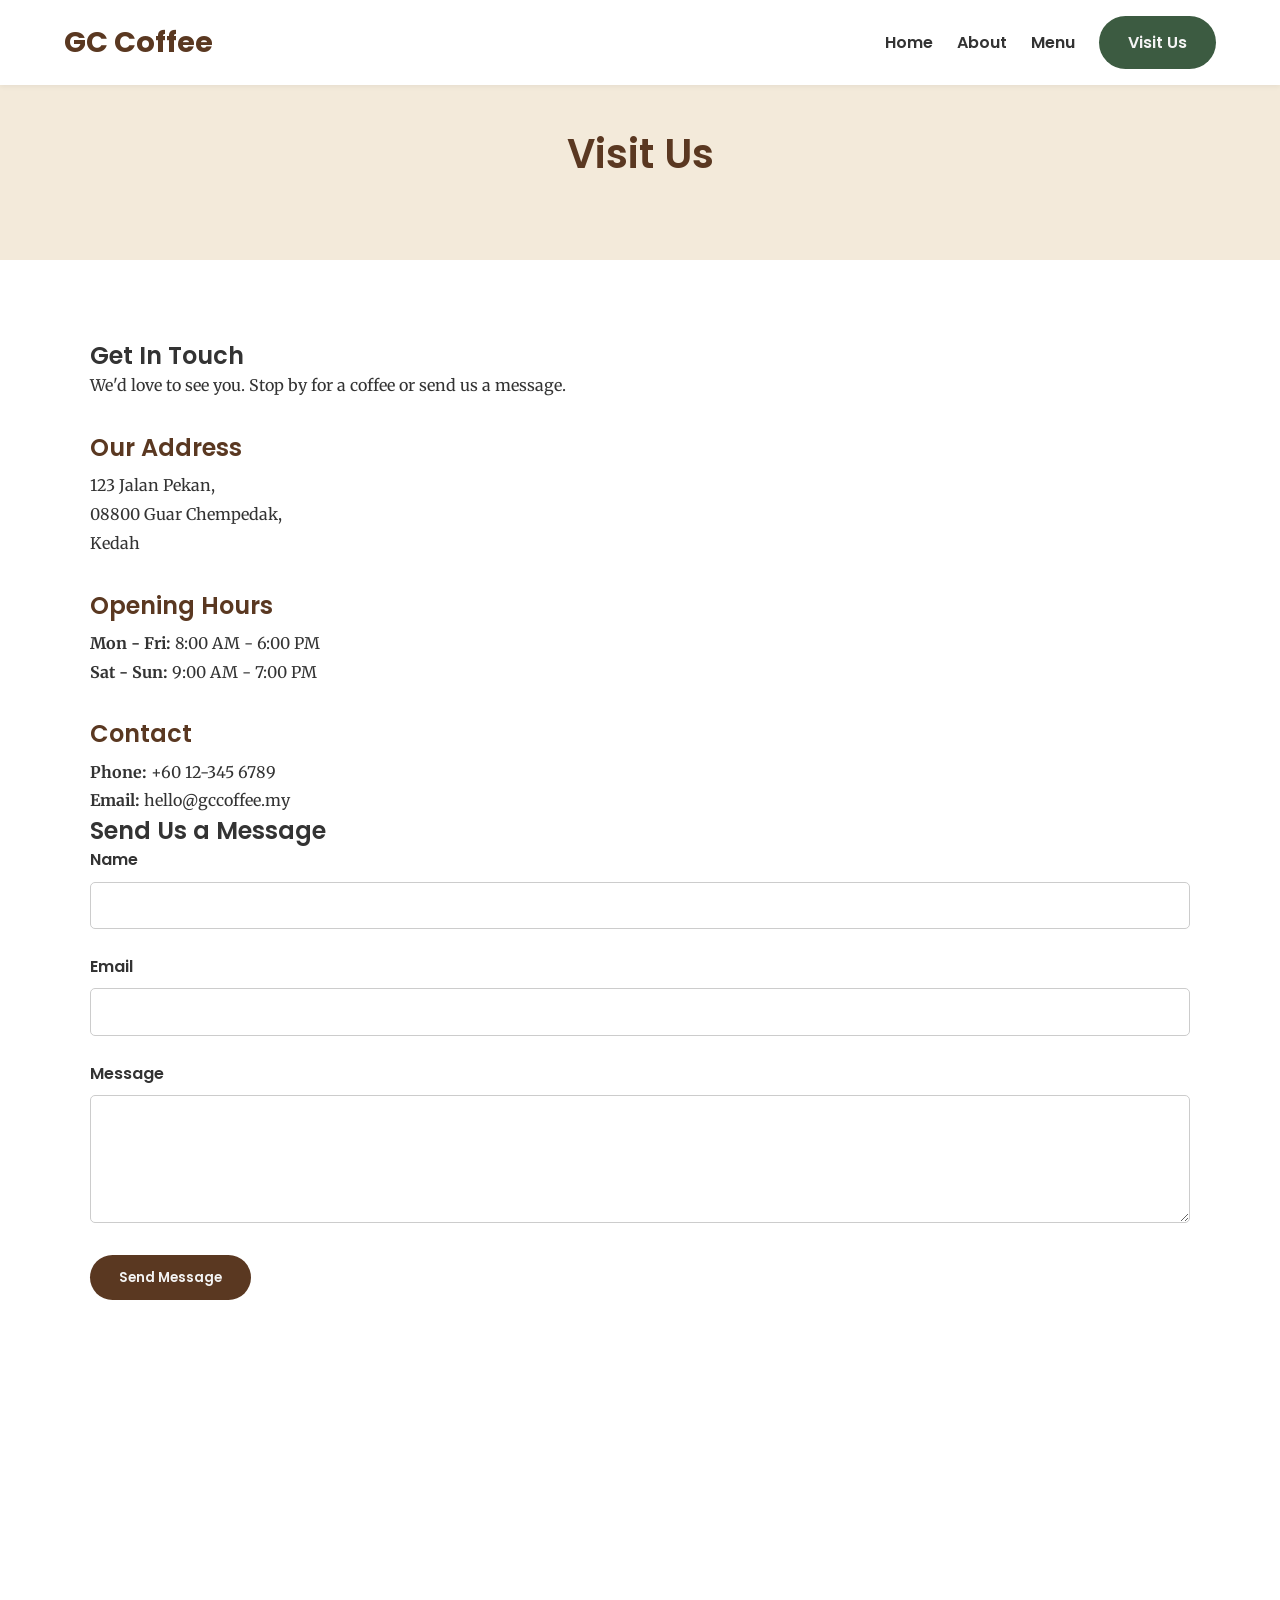
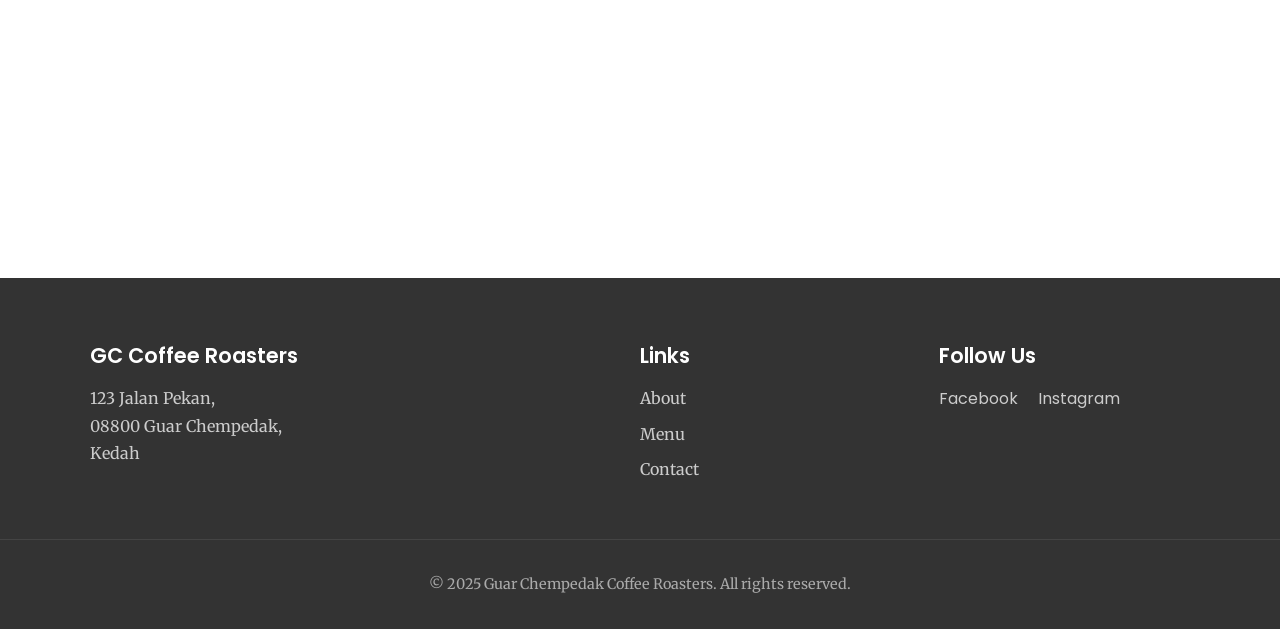
<file: Assignment 1/contact.html>
<!DOCTYPE html>
<html lang="en">
<head>
    <meta charset="UTF-8">
    <meta name="viewport" content="width=device-width, initial-scale=1.0">
    <title>Contact Us - GC Coffee Roasters</title>
    <meta name="description" content="Find our location, opening hours, and contact details. Visit us in Guar Chempedak.">
    <link rel="stylesheet" href="style.css">
    <link rel="preconnect" href="https://fonts.googleapis.com">
    <link rel="preconnect" href="https://fonts.gstatic.com" crossorigin>
    <link href="https://fonts.googleapis.com/css2?family=Merriweather:wght@400;700&family=Poppins:wght@400;600;700&display=swap" rel="stylesheet">
</head>
<body>

    <!-- Header & Navigation Bar -->
    <header>
        <nav class="navbar">
            <a href="index.html" class="nav-logo">GC Coffee</a>
            <ul class="nav-menu">
                <li class="nav-item"><a href="index.html" class="nav-link">Home</a></li>
                <li class="nav-item"><a href="about.html" class="nav-link">About</a></li>
                <li class="nav-item"><a href="menu.html" class="nav-link">Menu</a></li>
                <li class="nav-item"><a href="contact.html" class="nav-link btn active">Visit Us</a></li>
            </ul>
            <div class="hamburger">
                <span class="bar"></span>
                <span class="bar"></span>
                <span class="bar"></span>
            </div>
        </nav>
    </header>

    <main>
        <!-- Page Header -->
        <section class="section page-header">
            <div class="container">
                <h1 class="section-title text-center">Visit Us</h1>
            </div>
        </section>

        <!-- Contact Section -->
        <section class="section">
            <div class="container contact-grid">
                <!-- Contact Info -->
                <div class="contact-info">
                    <h2>Get In Touch</h2>
                    <p>We'd love to see you. Stop by for a coffee or send us a message.</p>
                    
                    <h3>Our Address</h3>
                    <p>123 Jalan Pekan, <br>08800 Guar Chempedak, <br>Kedah</p>
                    
                    <h3>Opening Hours</h3>
                    <p>
                        <strong>Mon - Fri:</strong> 8:00 AM - 6:00 PM<br>
                        <strong>Sat - Sun:</strong> 9:00 AM - 7:00 PM
                    </p>

                    <h3>Contact</h3>
                    <p>
                        <strong>Phone:</strong> +60 12-345 6789<br>
                        <strong>Email:</strong> hello@gccoffee.my
                    </p>
                </div>

                <!-- Contact Form -->
                <div class="contact-form">
                    <h2>Send Us a Message</h2>
                    <form action="#" method="POST">
                        <!-- Note: This form is for display. Vercel requires a backend or service (like Formspree) to make it work. -->
                        <div class="form-group">
                            <label for="name">Name</label>
                            <input type="text" id="name" name="name" required>
                        </div>
                        <div class="form-group">
                            <label for="email">Email</label>
                            <input type="email" id="email" name="email" required>
                        </div>
                        <div class="form-group">
                            <label for="message">Message</label>
                            <textarea id="message" name="message" rows="5" required></textarea>
                        </div>
                        <button type="submit" class="btn btn-primary">Send Message</button>
                    </form>
                </div>
            </div>
        </section>

        <!-- Map Section -->
        <section class="map-section">
            <iframe 
                src="https://www.google.com/maps/embed?pb=!1m18!1m12!1m3!1d15878.93517173719!2d100.4721344274983!3d5.898822030065799!2m3!1f0!2f0!3f0!3m2!1i1024!2i768!4f13.1!3m3!1m2!1s0x304b0dee123d6b0f%3A0x1d36c1d1d8f78f36!2sGuar%20Chempedak%2C%20Kedah!5e0!3m2!1sen!2smy!4v1678888888888!5m2!1sen!2smy" 
                width="100%" 
                height="450" 
                style="border:0;" 
                allowfullscreen="" 
                loading="lazy" 
                referrerpolicy="no-referrer-when-downgrade"
                title="Location of Guar Chempedak">
            </iframe>
        </section>

    </main>

    <!-- Footer -->
    <footer class="footer">
        <div class="container grid grid-footer">
            <div>
                <h4 class="footer-title">GC Coffee Roasters</h4>
                <p>123 Jalan Pekan, <br>08800 Guar Chempedak, <br>Kedah</p>
            </div>
            <div>
                <h4 class="footer-title">Links</h4>
                <ul>
                    <li><a href="about.html">About</a></li>
                    <li><a href="menu.html">Menu</a></li>
                    <li><a href="contact.html">Contact</a></li>
                </ul>
            </div>
            <div>
                <h4 class="footer-title">Follow Us</h4>
                <a href="#" class="social-link">Facebook</a>
                <a href="#" class="social-link">Instagram</a>
            </div>
        </div>
        <div class="footer-bottom">
            <p>&copy; 2025 Guar Chempedak Coffee Roasters. All rights reserved.</p>
        </div>
    </footer>

    <script src="app.js"></script>
</body>
</html>
</file>
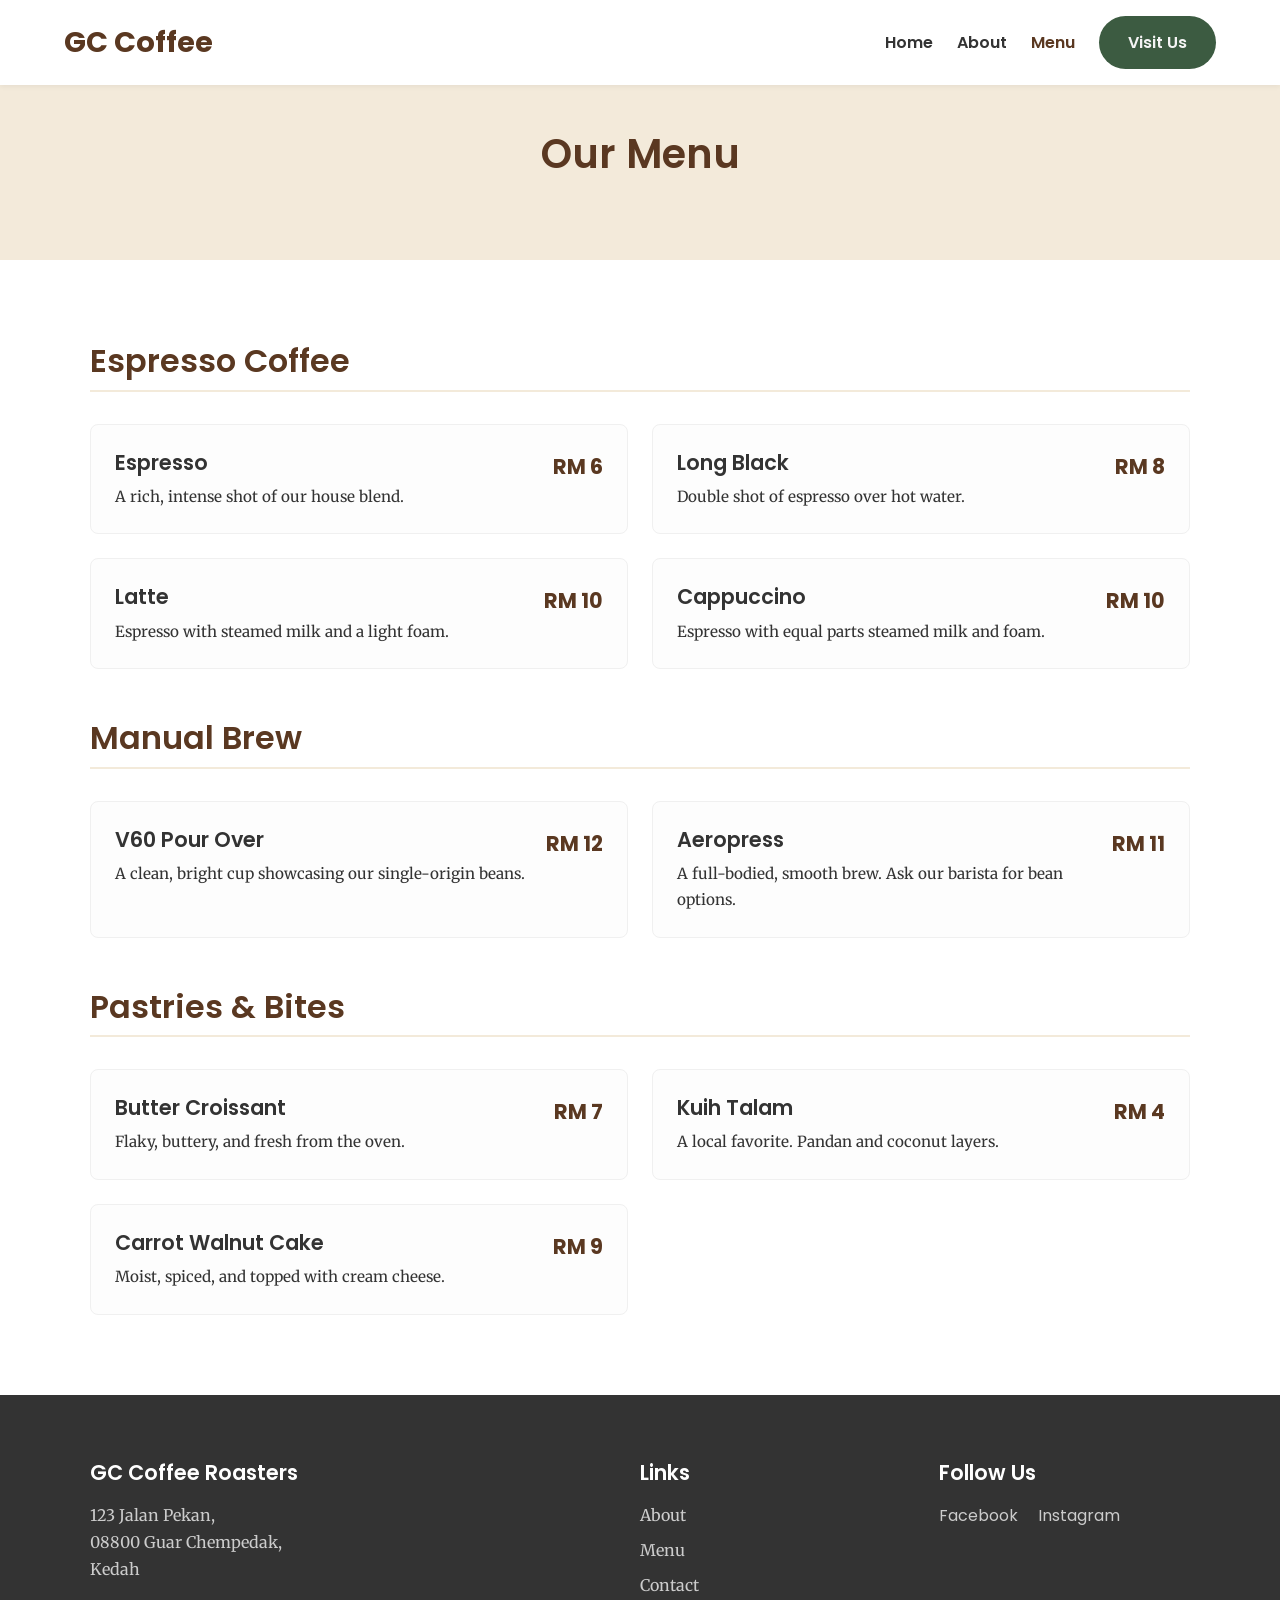
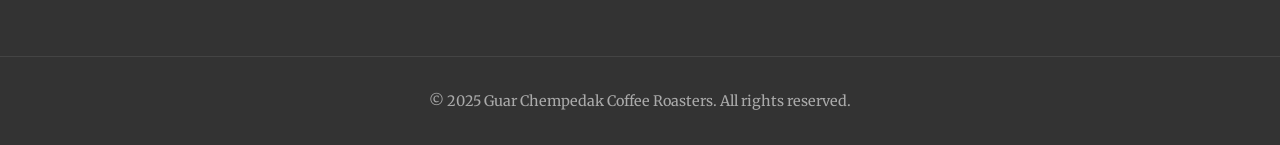
<file: Assignment 1/menu.html>
<!DOCTYPE html>
<html lang="en">
<head>
    <meta charset="UTF-8">
    <meta name="viewport" content="width=device-width, initial-scale=1.0">
    <title>Our Menu - GC Coffee Roasters</title>
    <meta name="description" content="Explore our menu of artisan coffee, manual brews, and local pastries.">
    <link rel="stylesheet" href="style.css">
    <link rel="preconnect" href="https://fonts.googleapis.com">
    <link rel="preconnect" href="https://fonts.gstatic.com" crossorigin>
    <link href="https://fonts.googleapis.com/css2?family=Merriweather:wght@400;700&family=Poppins:wght@400;600;700&display=swap" rel="stylesheet">
</head>
<body>

    <!-- Header & Navigation Bar -->
    <header>
        <nav class="navbar">
            <a href="index.html" class="nav-logo">GC Coffee</a>
            <ul class="nav-menu">
                <li class="nav-item"><a href="index.html" class="nav-link">Home</a></li>
                <li class="nav-item"><a href="about.html" class="nav-link">About</a></li>
                <li class="nav-item"><a href="menu.html" class="nav-link active">Menu</a></li>
                <li class="nav-item"><a href="contact.html" class="nav-link btn">Visit Us</a></li>
            </ul>
            <div class="hamburger">
                <span class="bar"></span>
                <span class="bar"></span>
                <span class="bar"></span>
            </div>
        </nav>
    </header>

    <main>
        <!-- Page Header -->
        <section class="section page-header">
            <div class="container">
                <h1 class="section-title text-center">Our Menu</h1>
            </div>
        </section>

        <!-- Menu Section -->
        <section class="section">
            <div class="container">
                
                <!-- Category: Espresso Coffee -->
                <h2 class="menu-category-title">Espresso Coffee</h2>
                <div class="menu-grid">
                    <div class="menu-item">
                        <h3>Espresso</h3>
                        <p>A rich, intense shot of our house blend.</p>
                        <span class="menu-price">RM 6</span>
                    </div>
                    <div class="menu-item">
                        <h3>Long Black</h3>
                        <p>Double shot of espresso over hot water.</p>
                        <span class="menu-price">RM 8</span>
                    </div>
                    <div class="menu-item">
                        <h3>Latte</h3>
                        <p>Espresso with steamed milk and a light foam.</p>
                        <span class="menu-price">RM 10</span>
                    </div>
                    <div class="menu-item">
                        <h3>Cappuccino</h3>
                        <p>Espresso with equal parts steamed milk and foam.</p>
                        <span class="menu-price">RM 10</span>
                    </div>
                </div>

                <!-- Category: Manual Brew -->
                <h2 class="menu-category-title">Manual Brew</h2>
                <div class="menu-grid">
                    <div class="menu-item">
                        <h3>V60 Pour Over</h3>
                        <p>A clean, bright cup showcasing our single-origin beans.</p>
                        <span class="menu-price">RM 12</span>
                    </div>
                    <div class="menu-item">
                        <h3>Aeropress</h3>
                        <p>A full-bodied, smooth brew. Ask our barista for bean options.</p>
                        <span class="menu-price">RM 11</span>
                    </div>
                </div>

                <!-- Category: Pastries & Bites -->
                <h2 class="menu-category-title">Pastries & Bites</h2>
                <div class="menu-grid">
                    <div class="menu-item">
                        <h3>Butter Croissant</h3>
                        <p>Flaky, buttery, and fresh from the oven.</p>
                        <span class="menu-price">RM 7</span>
                    </div>
                    <div class="menu-item">
                        <h3>Kuih Talam</h3>
                        <p>A local favorite. Pandan and coconut layers.</p>
                        <span class="menu-price">RM 4</span>
                    </div>
                    <div class="menu-item">
                        <h3>Carrot Walnut Cake</h3>
                        <p>Moist, spiced, and topped with cream cheese.</p>
                        <span class="menu-price">RM 9</span>
                    </div>
                </div>

            </div>
        </section>
    </main>

    <!-- Footer -->
    <footer class="footer">
        <div class="container grid grid-footer">
            <div>
                <h4 class="footer-title">GC Coffee Roasters</h4>
                <p>123 Jalan Pekan, <br>08800 Guar Chempedak, <br>Kedah</p>
            </div>
            <div>
                <h4 class="footer-title">Links</h4>
                <ul>
                    <li><a href="about.html">About</a></li>
                    <li><a href="menu.html">Menu</a></li>
                    <li><a href="contact.html">Contact</a></li>
                </ul>
            </div>
            <div>
                <h4 class="footer-title">Follow Us</h4>
                <a href="#" class="social-link">Facebook</a>
                <a href="#" class="social-link">Instagram</a>
            </div>
        </div>
        <div class="footer-bottom">
            <p>&copy; 2025 Guar Chempedak Coffee Roasters. All rights reserved.</p>
        </div>
    </footer>

    <script src="app.js"></script>
</body>
</html>
</file>
<file: Assignment 1/style.css>
/* --- CSS Reset & Variables --- */
:root {
    --primary-color: #5a3821; /* Deep brown */
    --secondary-color: #3c5b41; /* Forest green */
    --accent-color: #f3eada; /* Cream */
    --text-dark: #333333;
    --text-light: #f4f4f4;
    --font-heading: 'Poppins', sans-serif;
    --font-body: 'Merriweather', serif;
}

* {
    margin: 0;
    padding: 0;
    box-sizing: border-box;
}

body {
    font-family: var(--font-body);
    color: var(--text-dark);
    line-height: 1.7;
    background-color: #fff;
}

h1, h2, h3, h4, h5, h6 {
    font-family: var(--font-heading);
    font-weight: 600;
    line-height: 1.3;
}

a {
    color: var(--secondary-color);
    text-decoration: none;
}

ul {
    list-style: none;
}

img {
    max-width: 100%;
    height: auto;
    display: block;
    border-radius: 8px;
}

.container {
    width: 90%;
    max-width: 1100px;
    margin: 0 auto;
}

.section {
    padding: 5rem 0;
}

.section-title {
    font-size: 2.5rem;
    color: var(--primary-color);
    margin-bottom: 2rem;
}

.text-center {
    text-align: center;
}

/* --- Buttons --- */
.btn {
    display: inline-block;
    padding: 0.8rem 1.8rem;
    background-color: var(--secondary-color);
    color: var(--text-light);
    border: none;
    border-radius: 50px;
    font-family: var(--font-heading);
    font-weight: 600;
    transition: all 0.3s ease;
}

.btn:hover {
    background-color: #334d38; /* Darker green */
    transform: translateY(-2px);
    box-shadow: 0 4px 10px rgba(0,0,0,0.1);
}

.btn-primary {
    background-color: var(--primary-color);
    color: var(--text-light);
}
.btn-primary:hover {
    background-color: #4a2d1a; /* Darker brown */
}


/* --- Grid System --- */
.grid {
    display: grid;
    gap: 2rem;
}
.grid-2 {
    grid-template-columns: 1fr;
}
.grid-3 {
    grid-template-columns: 1fr;
}

/* --- Navigation Bar --- */
.navbar {
    display: flex;
    justify-content: space-between;
    align-items: center;
    padding: 1rem 5%;
    background-color: #ffffff;
    box-shadow: 0 2px 5px rgba(0,0,0,0.05);
    position: fixed;
    width: 100%;
    top: 0;
    left: 0;
    z-index: 1000;
}

.nav-logo {
    font-family: var(--font-heading);
    font-size: 1.8rem;
    font-weight: 700;
    color: var(--primary-color);
}

.nav-menu {
    display: flex;
    align-items: center;
    gap: 1.5rem;
}

.nav-link {
    font-family: var(--font-heading);
    font-weight: 600;
    color: var(--text-dark);
    transition: color 0.3s ease;
}

.nav-link:hover, .nav-link.active {
    color: var(--primary-color);
}

.nav-link.btn {
    color: var(--text-light); /* Button text color */
}
.nav-link.btn:hover {
    color: var(--text-light);
    background-color: #4a2d1a;
}

/* Hamburger Menu */
.hamburger {
    display: none;
    cursor: pointer;
}
.bar {
    display: block;
    width: 25px;
    height: 3px;
    margin: 5px auto;
    background-color: var(--text-dark);
    transition: all 0.3s ease-in-out;
}

/* --- Hero Section --- */
.hero {
    display: flex;
    align-items: center;
    justify-content: center;
    min-height: 80vh;
    padding-top: 70px; /* Navbar height */
    text-align: center;
    background: linear-gradient(rgba(0,0,0,0.4), rgba(0,0,0,0.4)), url('https://placehold.co/1920x1080/5a3821/333333?text=Guar+Chempedak+Coffee') no-repeat center center/cover;
}

.hero-content {
    color: var(--text-light);
}

.hero-title {
    font-size: 3.5rem;
    font-weight: 700;
    margin-bottom: 1rem;
}

.hero-subtitle {
    font-size: 1.3rem;
    font-family: var(--font-heading);
    font-weight: 400;
    margin-bottom: 2rem;
}

/* --- Intro Section --- */
.intro-content {
    display: flex;
    flex-direction: column;
    justify-content: center;
}
.intro-image img {
    width: 100%;
    height: 100%;
    object-fit: cover;
}

/* --- Features Section --- */
.features {
    background-color: var(--accent-color);
}
.feature-item {
    text-align: center;
    padding: 1.5rem;
}
.feature-icon {
    width: 80px;
    height: 80px;
    margin: 0 auto 1.5rem auto;
    border-radius: 50%;
}
.feature-item h3 {
    font-size: 1.5rem;
    color: var(--primary-color);
    margin-bottom: 0.5rem;
}

/* --- Page Header (for internal pages) --- */
.page-header {
    padding: 8rem 0 3rem 0;
    background-color: var(--accent-color);
}

/* --- About Page --- */
.about-content p {
    margin-bottom: 1.5rem;
}
.about-image img {
    width: 100%;
    height: 100%;
    object-fit: cover;
}

/* --- Menu Page --- */
.menu-category-title {
    font-size: 2rem;
    color: var(--primary-color);
    border-bottom: 2px solid var(--accent-color);
    padding-bottom: 0.5rem;
    margin-bottom: 2rem;
    margin-top: 3rem;
}
.menu-category-title:first-of-type {
    margin-top: 0;
}
.menu-grid {
    display: grid;
    grid-template-columns: 1fr;
    gap: 1.5rem;
}
.menu-item {
    background: #fdfdfd;
    border: 1px solid #f0f0f0;
    padding: 1.5rem;
    border-radius: 8px;
    position: relative;
}
.menu-item h3 {
    font-size: 1.3rem;
    color: var(--text-dark);
    margin-bottom: 0.5rem;
}
.menu-item p {
    font-size: 0.95rem;
    padding-right: 70px; /* Space for price */
}
.menu-price {
    position: absolute;
    top: 1.5rem;
    right: 1.5rem;
    font-family: var(--font-heading);
    font-size: 1.3rem;
    font-weight: 700;
    color: var(--primary-color);
}

/* --- Contact Page --- */
.contact-grid {
    grid-template-columns: 1fr;
}
.contact-info h3 {
    font-size: 1.5rem;
    color: var(--primary-color);
    margin-top: 2rem;
    margin-bottom: 0.5rem;
}
.contact-info p {
    line-height: 1.8;
}
.form-group {
    margin-bottom: 1.5rem;
}
.form-group label {
    display: block;
    font-family: var(--font-heading);
    font-weight: 600;
    margin-bottom: 0.5rem;
}
.form-group input,
.form-group textarea {
    width: 100%;
    padding: 0.8rem;
    font-family: var(--font-body);
    font-size: 1rem;
    border: 1px solid #ccc;
    border-radius: 5px;
}
.map-section {
    padding-top: 3rem;
}
.map-section iframe {
    display: block;
    width: 100%;
}

/* --- Footer --- */
.footer {
    background-color: var(--text-dark);
    color: var(--text-light);
    padding: 4rem 0 0 0;
}
.grid-footer {
    grid-template-columns: 1fr;
    gap: 3rem;
}
.footer-title {
    font-size: 1.3rem;
    color: #fff;
    margin-bottom: 1rem;
}
.footer p, .footer ul li a {
    color: #ccc;
    transition: color 0.3s ease;
}
.footer ul li {
    margin-bottom: 0.5rem;
}
.footer ul li a:hover {
    color: #fff;
}
.social-link {
    display: inline-block;
    margin-right: 1rem;
    color: #ccc;
    font-family: var(--font-heading);
}
.social-link:hover {
    color: #fff;
}
.footer-bottom {
    text-align: center;
    padding: 2rem 0;
    margin-top: 3rem;
    border-top: 1px solid #444;
}
.footer-bottom p {
    font-size: 0.9rem;
    color: #aaa;
}


/* --- Responsive Media Queries --- */

@media(min-width: 768px) {
    .grid-2 {
        grid-template-columns: repeat(2, 1fr);
        align-items: center;
    }
    .grid-3 {
        grid-template-columns: repeat(3, 1fr);
    }
    .menu-grid {
        grid-template-columns: repeat(2, 1fr);
    }
    .contact-grid {
        grid-template-columns: 1fr 1fr;
    }
    .grid-footer {
        grid-template-columns: 2fr 1fr 1fr;
    }
    .hero-title {
        font-size: 4.5rem;
    }
    /* --- Make nav menu visible on desktop --- */
    .nav-menu {
        display: flex;
    }
    .hamburger {
        display: none;
    }
}

@media(max-width: 767px) {
    /* --- Mobile Menu Styles --- */
    .hamburger {
        display: block;
    }

    .nav-menu {
        position: fixed;
        left: -100%; /* Hide off-screen */
        top: 70px; /* Below navbar */
        flex-direction: column;
        background-color: #fff;
        width: 100%;
        text-align: center;
        transition: left 0.3s ease-in-out;
        box-shadow: 0 5px 10px rgba(0,0,0,0.1);
        gap: 0;
    }

    .nav-item {
        width: 100%;
    }

    .nav-link {
        display: block;
        padding: 1.2rem 0;
        border-bottom: 1px solid #f0f0f0;
    }

    .nav-link.btn {
        margin: 1rem auto;
        width: 90%;
    }
    
    .nav-menu.active {
        left: 0; /* Slide in */
    }

    /* Hamburger Animation */
    .hamburger.active .bar:nth-child(2) {
        opacity: 0;
    }
    .hamburger.active .bar:nth-child(1) {
        transform: translateY(8px) rotate(45deg);
    }
    .hamburger.active .bar:nth-child(3) {
        transform: translateY(-8px) rotate(-45deg);
    }

    /* Responsive text */
    .hero-title {
        font-size: 2.8rem;
    }
    .section-title {
        font-size: 2rem;
    }
    /* Stack intro content */
    .intro .grid-2 {
        grid-template-columns: 1fr;
    }
    .intro-image {
        order: -1; /* Move image to top on mobile */
    }
}
</file>
